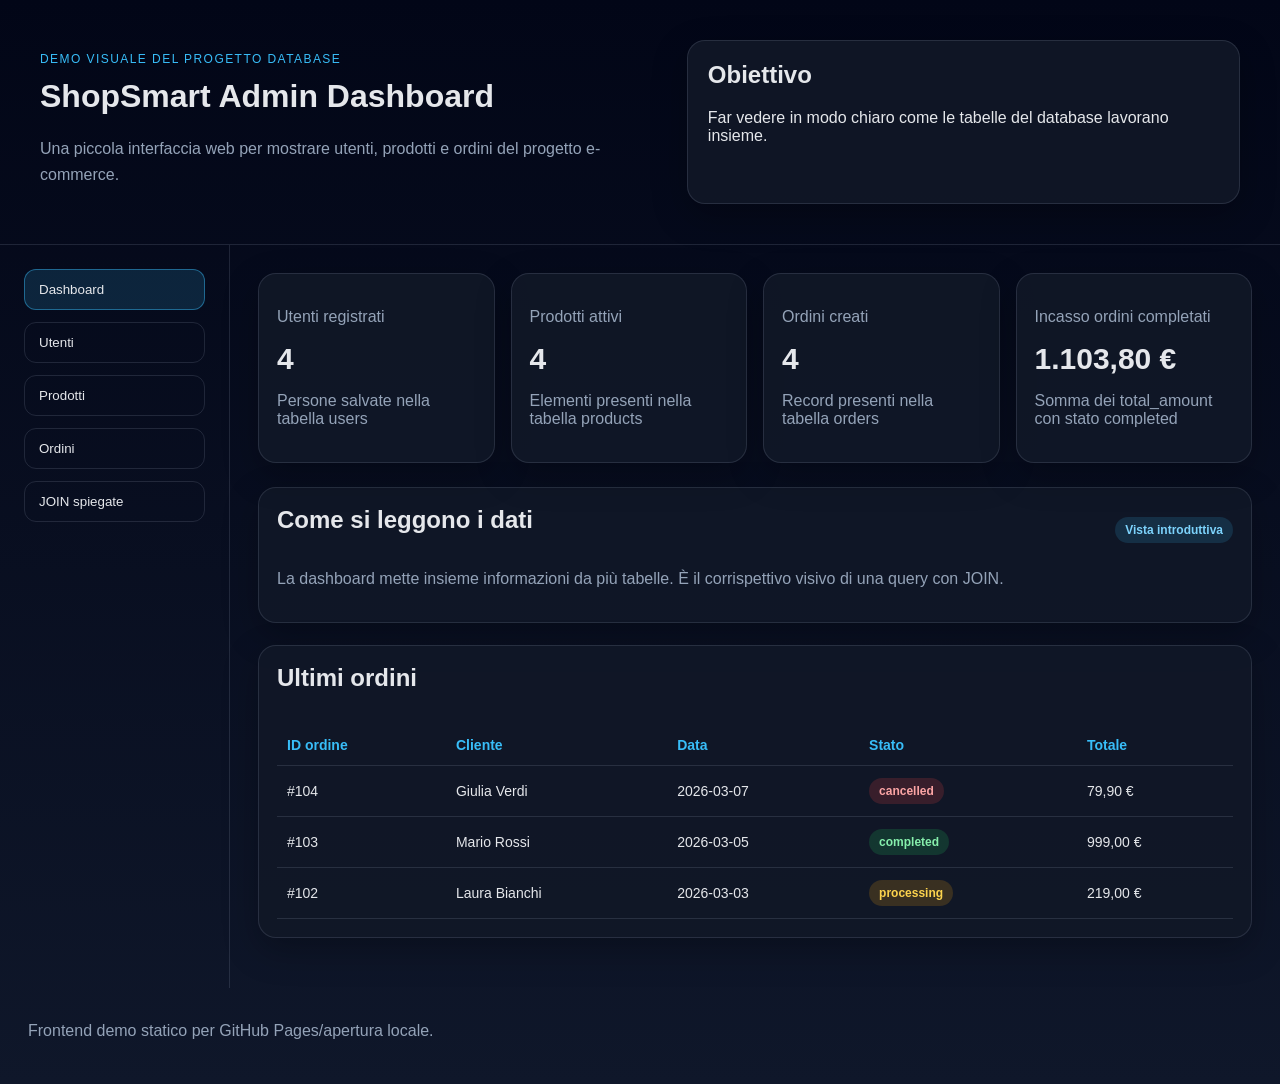
<file: frontend/index.html>
<!DOCTYPE html>
<html lang="it">
<head>
  <meta charset="UTF-8" />
  <meta name="viewport" content="width=device-width, initial-scale=1.0" />
  <title>ShopSmart DB Demo</title>
  <link rel="stylesheet" href="styles.css" />
</head>
<body>
  <header class="hero">
    <div>
      <p class="eyebrow">Demo visuale del progetto database</p>
      <h1>ShopSmart Admin Dashboard</h1>
      <p class="subtitle">
        Una piccola interfaccia web per mostrare utenti, prodotti e ordini del progetto e-commerce.
      </p>
    </div>
    <div class="hero-card">
      <h2>Obiettivo</h2>
      <p>
        Far vedere in modo chiaro come le tabelle del database lavorano insieme.
      </p>
    </div>
  </header>

  <main class="layout">
    <aside class="sidebar">
      <button class="nav-btn active" data-view="dashboard">Dashboard</button>
      <button class="nav-btn" data-view="users">Utenti</button>
      <button class="nav-btn" data-view="products">Prodotti</button>
      <button class="nav-btn" data-view="orders">Ordini</button>
      <button class="nav-btn" data-view="joins">JOIN spiegate</button>
    </aside>

    <section class="content">
      <section id="dashboard" class="view active"></section>
      <section id="users" class="view"></section>
      <section id="products" class="view"></section>
      <section id="orders" class="view"></section>
      <section id="joins" class="view"></section>
    </section>
  </main>

  <footer class="footer">
    <p>Frontend demo statico per GitHub Pages/apertura locale.</p>
  </footer>

  <script src="app.js"></script>
</body>
</html>
</file>
<file: frontend/styles.css>
:root {
  --bg: #0f172a;
  --panel: #111827;
  --panel-2: #1f2937;
  --text: #e5e7eb;
  --muted: #94a3b8;
  --accent: #38bdf8;
  --accent-soft: rgba(56, 189, 248, 0.15);
  --ok: #22c55e;
  --warn: #f59e0b;
  --danger: #ef4444;
  --border: rgba(148, 163, 184, 0.18);
  --shadow: 0 12px 35px rgba(0, 0, 0, 0.25);
}

* {
  box-sizing: border-box;
}

body {
  margin: 0;
  font-family: Inter, Arial, sans-serif;
  background: linear-gradient(180deg, #020617 0%, #0f172a 100%);
  color: var(--text);
}

.hero {
  display: flex;
  justify-content: space-between;
  gap: 24px;
  padding: 40px;
  border-bottom: 1px solid var(--border);
}

.eyebrow {
  color: var(--accent);
  text-transform: uppercase;
  letter-spacing: 0.12em;
  font-size: 12px;
}

h1, h2, h3 {
  margin-top: 0;
}

.subtitle {
  max-width: 720px;
  color: var(--muted);
  line-height: 1.6;
}

.hero-card,
.card,
.table-card,
.join-card {
  background: rgba(17, 24, 39, 0.9);
  border: 1px solid var(--border);
  border-radius: 18px;
  box-shadow: var(--shadow);
}

.hero-card {
  min-width: 260px;
  padding: 20px;
}

.layout {
  display: grid;
  grid-template-columns: 230px 1fr;
  min-height: calc(100vh - 220px);
}

.sidebar {
  border-right: 1px solid var(--border);
  padding: 24px;
  display: flex;
  flex-direction: column;
  gap: 12px;
}

.nav-btn {
  background: transparent;
  border: 1px solid var(--border);
  color: var(--text);
  padding: 12px 14px;
  border-radius: 12px;
  text-align: left;
  cursor: pointer;
  transition: 0.2s ease;
}

.nav-btn:hover,
.nav-btn.active {
  background: var(--accent-soft);
  border-color: rgba(56, 189, 248, 0.45);
}

.content {
  padding: 28px;
}

.view {
  display: none;
}

.view.active {
  display: block;
}

.grid {
  display: grid;
  grid-template-columns: repeat(auto-fit, minmax(220px, 1fr));
  gap: 16px;
  margin-bottom: 24px;
}

.card {
  padding: 18px;
}

.metric {
  font-size: 30px;
  font-weight: 700;
  margin: 10px 0 6px;
}

.muted {
  color: var(--muted);
}

.table-card,
.join-card {
  padding: 18px;
  margin-bottom: 22px;
  overflow-x: auto;
}

.table-title {
  display: flex;
  justify-content: space-between;
  align-items: center;
  gap: 12px;
  margin-bottom: 14px;
}

table {
  width: 100%;
  border-collapse: collapse;
}

th,
td {
  padding: 12px 10px;
  border-bottom: 1px solid var(--border);
  text-align: left;
  font-size: 14px;
}

th {
  color: var(--accent);
}

.badge {
  display: inline-block;
  padding: 6px 10px;
  border-radius: 999px;
  font-size: 12px;
  font-weight: 600;
}

.badge.ok { background: rgba(34, 197, 94, 0.18); color: #86efac; }
.badge.warn { background: rgba(245, 158, 11, 0.18); color: #fcd34d; }
.badge.danger { background: rgba(239, 68, 68, 0.18); color: #fca5a5; }
.badge.info { background: var(--accent-soft); color: #7dd3fc; }

.code {
  font-family: "Courier New", monospace;
  font-size: 13px;
  white-space: pre-wrap;
  background: #020617;
  border: 1px solid var(--border);
  padding: 14px;
  border-radius: 12px;
  overflow-x: auto;
}

.footer {
  padding: 18px 28px 28px;
  color: var(--muted);
}

@media (max-width: 900px) {
  .hero {
    flex-direction: column;
    padding: 24px;
  }

  .layout {
    grid-template-columns: 1fr;
  }

  .sidebar {
    flex-direction: row;
    overflow-x: auto;
    border-right: none;
    border-bottom: 1px solid var(--border);
  }
}
</file>
